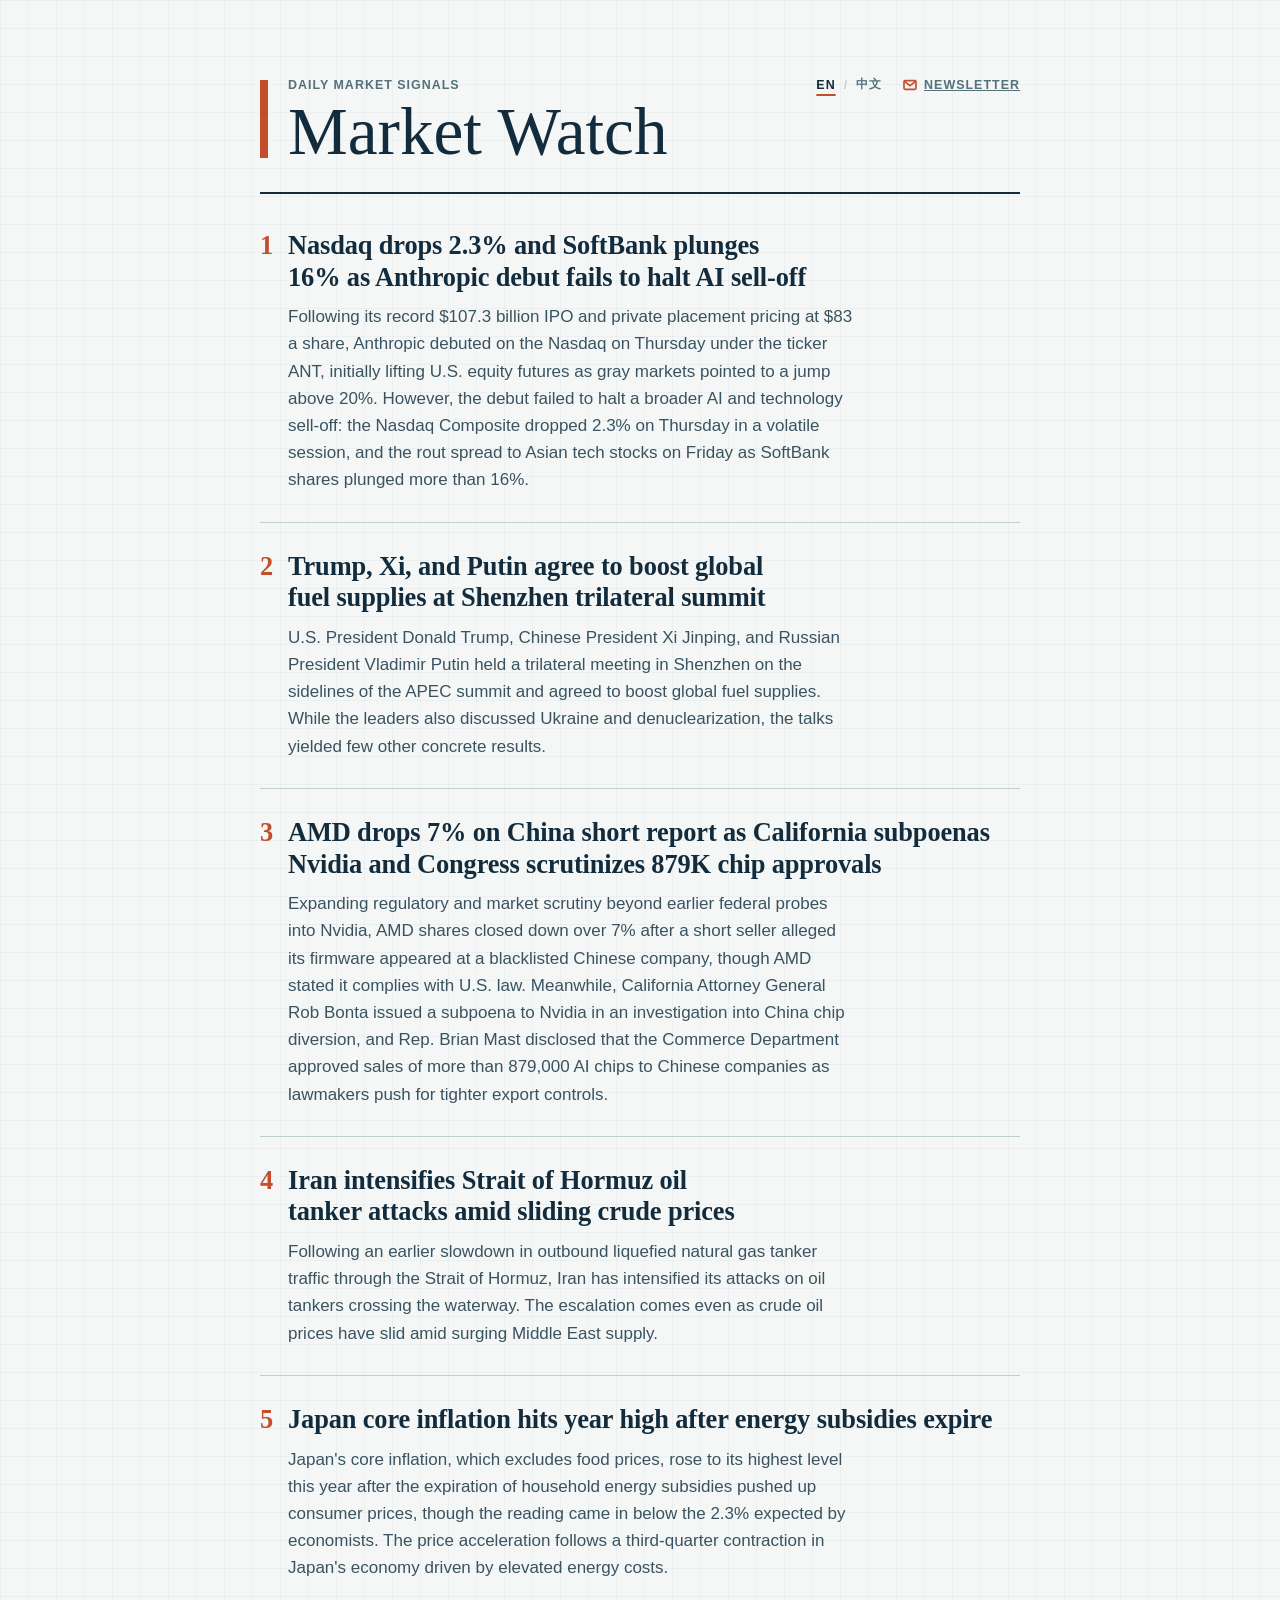
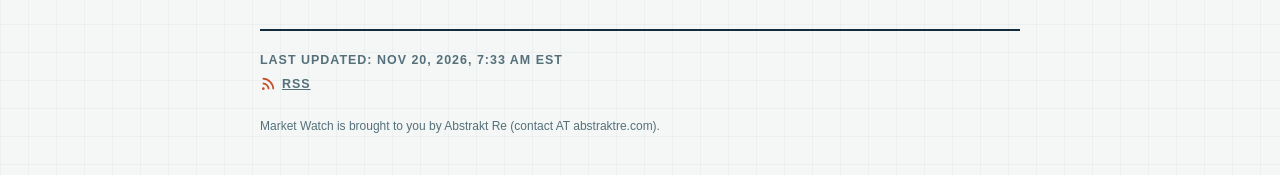
<file: index.html>
<!doctype html>
<html lang="en">
  <head>
    <meta charset="utf-8">
    <meta name="viewport" content="width=device-width, initial-scale=1">
    <meta name="description" content="What’s worth watching today: a brief on tech, business and the economy.">
    <meta name="theme-color" content="#f4f7f6">
    <title>Market Watch</title>
    <link rel="icon" href="https://avatars.githubusercontent.com/u/337943099?s=200&v=4">
    <link rel="alternate" type="application/rss+xml" title="Market Watch: daily market signals" href="feed.xml">
    <link rel="alternate" type="text/markdown" title="Today’s brief (markdown)" href="today.md">
    <link rel="alternate" hreflang="zh-Hans" href="?lang=zh">
    <link rel="describedby" href="llms.txt">
    <link rel="stylesheet" href="css/market-watch.css">
  </head>
  <body>
    <main class="page-shell">
      <header class="masthead">
        <div class="masthead-top">
          <p class="eyebrow" data-text="eyebrow">Daily market signals</p>
          <div class="masthead-links">
            <nav class="language-toggle" aria-label="Language">
              <a href="?lang=en" hreflang="en" lang="en" data-language="en">EN</a>
              <span aria-hidden="true">/</span>
              <a href="?lang=zh" hreflang="zh-Hans" lang="zh-Hans" data-language="zh">中文</a>
            </nav>
            <a class="newsletter-link" href="subscribe.html">
              <svg viewBox="0 0 24 24" width="16" height="16" aria-hidden="true" focusable="false">
                <rect x="3" y="5.5" width="18" height="13" rx="1.5" fill="none" stroke="currentColor" stroke-width="2.5"></rect>
                <path d="M4 7l8 6 8-6" fill="none" stroke="currentColor" stroke-width="2.5"></path>
              </svg>
              <span data-text="newsletter">Newsletter</span>
            </a>
          </div>
        </div>
        <h1>Market Watch</h1>
      </header>

      <section class="results" aria-label="Current market signals" data-label="results">
        <p id="language-note" class="language-note" hidden>今日中文版尚未更新，以下为英文原文。</p>
        <ul id="signal-list" class="signal-list" hidden></ul>
        <p id="empty-state" class="empty-state">No signals yet.</p>
      </section>

      <footer class="market-watch-footer">
        <p id="refresh-time" aria-live="polite">Last updated: not yet.</p>
        <p>
          <a class="rss-link" href="feed.xml">
            <svg viewBox="0 0 24 24" width="16" height="16" aria-hidden="true" focusable="false">
              <circle cx="5" cy="19" r="2" fill="currentColor"></circle>
              <path d="M4 11a9 9 0 0 1 9 9M4 4a16 16 0 0 1 16 16" fill="none" stroke="currentColor" stroke-width="2.5"></path>
            </svg>
            <span data-text="rss">RSS</span>
          </a>
        </p>
        <p class="footer-credit"><span data-text="credit">Market Watch is brought to you by Abstrakt Re</span> <span class="nowrap" data-text="contact">(contact AT abstraktre.com).</span><span id="translation-note" hidden>中文内容由 AI 从英文翻译，如有出入，以英文原文为准。</span></p>
      </footer>
    </main>

    <script>
      // The Chinese brief is an AI translation of the English one, published next to it
      // with the same generated_at. RSS, markdown and email stay English.
      const TEXT = {
        en: {
          eyebrow: "Daily market signals",
          newsletter: "Newsletter",
          rss: "RSS",
          credit: "Market Watch is brought to you by Abstrakt Re",
          contact: "(contact AT abstraktre.com).",
          results: "Current market signals",
          empty: "No signals yet.",
          unavailable: "Market signals are unavailable right now.",
          updated: "Last updated: ",
          notYet: "not yet.",
          updateUnavailable: "unavailable.",
        },
        // Brackets here are half-width "()". Full-width "（）" carry a blank half that Chrome
        // trims and Safari doesn't, so spacing around them differed between browsers.
        zh: {
          eyebrow: "每日市场信号",
          newsletter: "英文邮件订阅",
          rss: "RSS (英文)",
          credit: "Market Watch 由 Abstrakt Re 出品",
          contact: "(联系：contact AT abstraktre.com)。",
          results: "今日市场信号",
          empty: "暂无消息。",
          unavailable: "暂时无法加载。",
          updated: "最后更新：",
          notYet: "暂无。",
          updateUnavailable: "暂不可用。",
        },
      };
      const BRIEF_PATHS = { en: "data/market-watch.json", zh: "data/market-watch.zh.json" };
      const LANGUAGE_KEY = "market-watch-language";

      const language = chooseLanguage();
      const text = TEXT[language];
      const signalList = document.querySelector("#signal-list");
      const emptyState = document.querySelector("#empty-state");
      const refreshTime = document.querySelector("#refresh-time");
      const languageNote = document.querySelector("#language-note");

      // ?lang= in the URL wins and is remembered; otherwise use the saved choice, then English.
      function chooseLanguage() {
        const requested = new URLSearchParams(window.location.search).get("lang");
        if (Object.hasOwn(TEXT, requested)) {
          try {
            localStorage.setItem(LANGUAGE_KEY, requested);
          } catch {}
          return requested;
        }
        try {
          const saved = localStorage.getItem(LANGUAGE_KEY);
          if (Object.hasOwn(TEXT, saved)) {
            return saved;
          }
        } catch {}
        return "en";
      }

      function applyLanguage() {
        document.documentElement.lang = language === "zh" ? "zh-Hans" : "en";
        document.querySelectorAll("[data-text]").forEach((element) => {
          element.textContent = text[element.dataset.text];
        });
        document.querySelectorAll("[data-label]").forEach((element) => {
          element.setAttribute("aria-label", text[element.dataset.label]);
        });
        document.querySelectorAll("[data-language]").forEach((link) => {
          if (link.dataset.language === language) {
            link.setAttribute("aria-current", "true");
          }
        });
        document.querySelector("#translation-note").hidden = language !== "zh";
        emptyState.textContent = text.empty;
        refreshTime.textContent = text.updated + text.notYet;
      }

      function formatRefreshTime(value) {
        if (!value) {
          return text.updated + text.notYet;
        }
        const date = new Date(value);
        if (Number.isNaN(date.valueOf())) {
          return text.updated + text.updateUnavailable;
        }
        if (language === "zh") {
          return `${text.updated}${new Intl.DateTimeFormat("zh-CN", {
            year: "numeric",
            month: "long",
            day: "numeric",
            hour: "numeric",
            minute: "2-digit",
            hourCycle: "h23",
            timeZone: "America/New_York",
          }).format(date)} (美东时间)`;
        }
        return text.updated + new Intl.DateTimeFormat("en-US", {
          month: "short",
          day: "numeric",
          year: "numeric",
          hour: "numeric",
          minute: "2-digit",
          timeZone: "America/New_York",
          timeZoneName: "short",
        }).format(date);
      }

      function addSignal(signal) {
        if (
          !signal
          || !Number.isInteger(signal.rank)
          || signal.rank < 1
          || typeof signal.title !== "string"
          || typeof signal.thesis !== "string"
        ) {
          return false;
        }
        const title = signal.title.trim();
        const thesis = signal.thesis.trim();
        if (!title || !thesis) {
          return false;
        }

        const item = document.createElement("li");
        const rankMark = document.createElement("span");
        const body = document.createElement("div");
        const titleLine = document.createElement("p");
        const thesisLine = document.createElement("p");
        rankMark.className = "signal-rank";
        body.className = "signal-body";
        titleLine.className = "signal-title";
        thesisLine.className = "signal-thesis";
        rankMark.textContent = signal.rank;
        titleLine.textContent = title;
        thesisLine.textContent = thesis;
        body.append(titleLine, thesisLine);
        item.append(rankMark, body);
        signalList.append(item);
        return true;
      }

      async function fetchBrief(path) {
        const response = await fetch(path, { cache: "no-store" });
        if (!response.ok) {
          throw new Error("Market Watch data request failed.");
        }
        return response.json();
      }

      // The English brief is the source of truth. The Chinese brief is shown only when it
      // was translated from that same brief (same generated_at); otherwise show English.
      async function loadBrief() {
        const english = fetchBrief(BRIEF_PATHS.en);
        if (language !== "zh") {
          return { brief: await english, englishFallback: false };
        }
        const chinese = fetchBrief(BRIEF_PATHS.zh).catch(() => null);
        const [englishBrief, chineseBrief] = await Promise.all([english, chinese]);
        if (chineseBrief && chineseBrief.generated_at === englishBrief.generated_at) {
          return { brief: chineseBrief, englishFallback: false };
        }
        return { brief: englishBrief, englishFallback: true };
      }

      async function loadMarketWatch() {
        try {
          const { brief, englishFallback } = await loadBrief();
          const signals = Array.isArray(brief.signals) ? brief.signals.slice(0, 5) : [];
          const renderedCount = signals.reduce(
            (count, signal) => count + Number(addSignal(signal)),
            0,
          );
          if (englishFallback && renderedCount > 0) {
            signalList.lang = "en";
            languageNote.hidden = false;
          }
          signalList.hidden = renderedCount === 0;
          emptyState.hidden = renderedCount > 0;
          refreshTime.textContent = formatRefreshTime(brief.generated_at);
        } catch {
          emptyState.textContent = text.unavailable;
          signalList.hidden = true;
          refreshTime.textContent = text.updated + text.updateUnavailable;
        }
      }

      applyLanguage();
      loadMarketWatch();
    </script>
  </body>
</html>
</file>
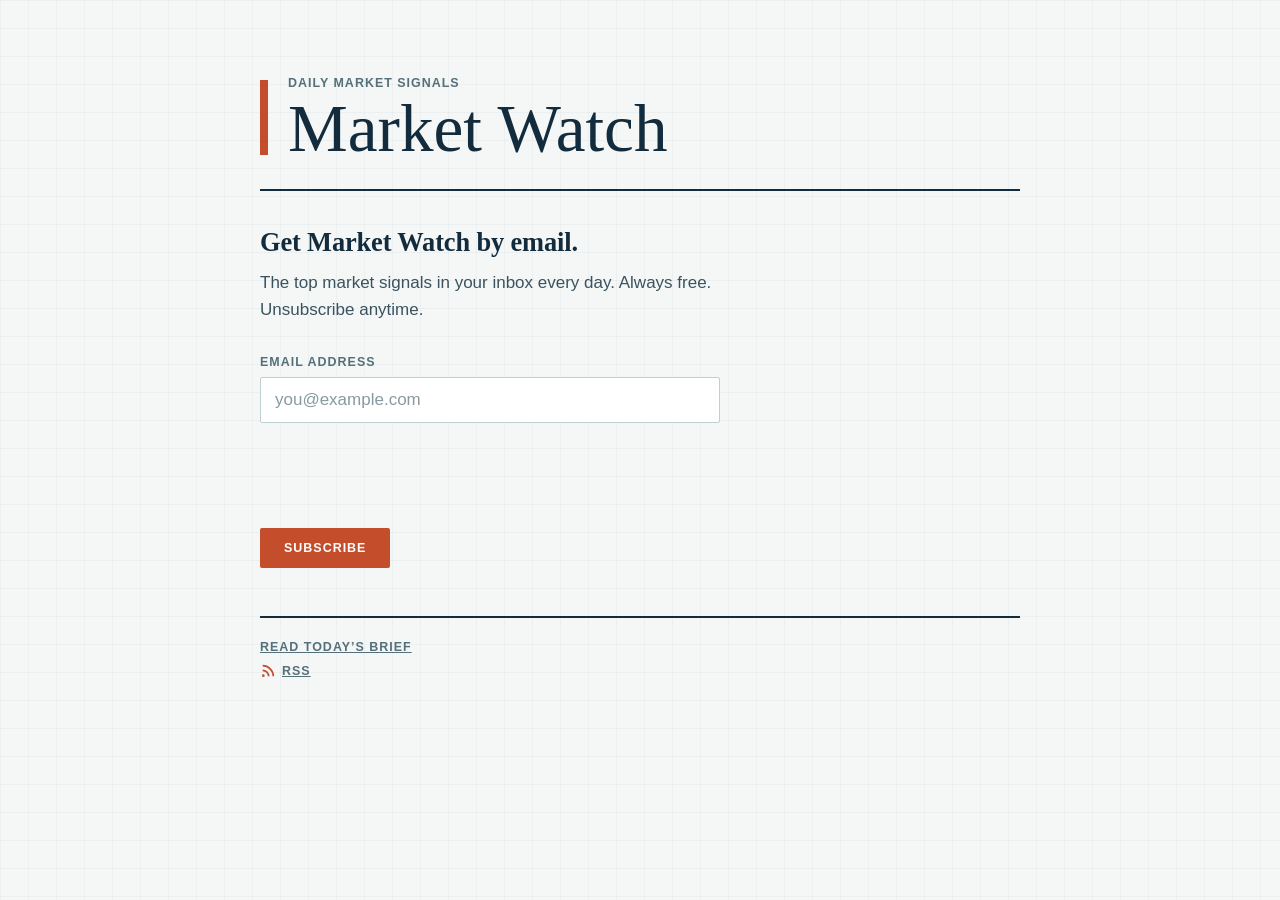
<file: subscribe.html>
<!doctype html>
<html lang="en">
  <head>
    <meta charset="utf-8">
    <meta name="viewport" content="width=device-width, initial-scale=1">
    <meta name="description" content="Get Market Watch by email: the top market signals, every morning.">
    <meta name="theme-color" content="#f4f7f6">
    <title>Subscribe · Market Watch</title>
    <link rel="icon" href="https://avatars.githubusercontent.com/u/337943099?s=200&v=4">
    <link rel="stylesheet" href="css/market-watch.css">
  </head>
  <body>
    <main class="page-shell">
      <header class="masthead">
        <p class="eyebrow">Daily market signals</p>
        <h1>Market Watch</h1>
      </header>

      <section class="results" aria-label="Email sign-up">
        <div class="subscribe-intro">
          <p class="signal-title">Get Market Watch by email.</p>
          <p class="signal-thesis">The top market signals in your inbox every day. Always free. Unsubscribe anytime.</p>
        </div>

        <!--
          Brevo sign-up form (list #3, double opt-in). The markup comes from Brevo's
          embed code, restyled with market-watch.css. Brevo's main.js finds the form by
          these ids and classes, so keep them when editing. The form sends sign-ups to
          sibforms.com in the background.
        -->
        <div class="sib-form">
          <div id="sib-form-container" class="sib-form-container">
            <div id="error-message" class="sib-form-message-panel" role="alert">
              <p class="sib-form-message-panel__inner-text">Your subscription could not be saved. Please try again.</p>
            </div>
            <div id="success-message" class="sib-form-message-panel" role="status">
              <p class="sib-form-message-panel__inner-text">Almost done. Check your inbox to confirm.</p>
            </div>

            <div id="sib-container">
              <form
                id="sib-form"
                class="subscribe-form"
                method="POST"
                action="https://a4130c57.sibforms.com/serve/[base64]"
                data-type="subscription"
              >
                <div class="sib-input sib-form-block">
                  <div class="form__entry">
                    <label class="subscribe-label" for="EMAIL">Email address</label>
                    <input
                      class="input subscribe-input"
                      type="email"
                      id="EMAIL"
                      name="EMAIL"
                      autocomplete="email"
                      placeholder="you@example.com"
                      data-required="true"
                      required
                      aria-describedby="EMAIL-error"
                    >
                    <p class="entry__error entry__error--primary" id="EMAIL-error" aria-live="polite"></p>
                  </div>
                </div>

                <div class="sib-captcha sib-form-block">
                  <div class="form__entry">
                    <script>
                      function handleCaptchaResponse() {
                        var event = new Event("captchaChange");
                        document.getElementById("sib-captcha").dispatchEvent(event);
                        window.grecaptcha = window.turnstile;
                      }
                    </script>
                    <div
                      class="cf-turnstile g-recaptcha subscribe-captcha"
                      id="sib-captcha"
                      data-sitekey="0x4AAAAAAFlmgeBA_Cqy--cj"
                      data-callback="handleCaptchaResponse"
                      data-language="en"
                      data-theme="light"
                    ></div>
                    <p class="entry__error entry__error--primary" aria-live="polite"></p>
                  </div>
                </div>

                <div class="sib-form-block">
                  <button class="sib-form-block__button sib-form-block__button-with-loader subscribe-button" form="sib-form" type="submit">
                    <svg class="subscribe-spinner sib-hide-loader-icon" viewBox="0 0 512 512" aria-hidden="true" focusable="false">
                      <path d="M460.116 373.846l-20.823-12.022c-5.541-3.199-7.54-10.159-4.663-15.874 30.137-59.886 28.343-131.652-5.386-189.946-33.641-58.394-94.896-95.833-161.827-99.676C261.028 55.961 256 50.751 256 44.352V20.309c0-6.904 5.808-12.337 12.703-11.982 83.556 4.306 160.163 50.864 202.11 123.677 42.063 72.696 44.079 162.316 6.031 236.832-3.14 6.148-10.75 8.461-16.728 5.01z"/>
                    </svg>
                    Subscribe
                  </button>
                </div>

                <input type="text" name="email_address_check" value="" class="input--hidden" tabindex="-1" autocomplete="off">
                <input type="hidden" name="locale" value="en">
              </form>
            </div>
          </div>
        </div>
      </section>

      <footer class="market-watch-footer">
        <p><a href="./">Read today’s brief</a></p>
        <p>
          <a class="rss-link" href="feed.xml">
            <svg viewBox="0 0 24 24" width="16" height="16" aria-hidden="true" focusable="false">
              <circle cx="5" cy="19" r="2" fill="currentColor"></circle>
              <path d="M4 11a9 9 0 0 1 9 9M4 4a16 16 0 0 1 16 16" fill="none" stroke="currentColor" stroke-width="2.5"></path>
            </svg>
            RSS
          </a>
        </p>
      </footer>
    </main>

    <script>
      window.REQUIRED_CODE_ERROR_MESSAGE = "Please choose a country code";
      window.LOCALE = "en";
      window.EMAIL_INVALID_MESSAGE = window.SMS_INVALID_MESSAGE = "That email address doesn’t look right. Please check it and try again.";
      window.REQUIRED_ERROR_MESSAGE = "This field cannot be left blank.";
      window.GENERIC_INVALID_MESSAGE = "The information provided is invalid. Please review the field format and try again.";
      window.INVALID_NUMBER = "The information provided is invalid. Please review the field format and try again.";
      window.INVALID_DATE = "Please enter a valid date";
      window.REQUIRED_MULTISELECT_MESSAGE = "Please select at least 1 option";
      window.translation = {
        common: {
          selectedList: "{quantity} list selected",
          selectedLists: "{quantity} lists selected",
          selectedOption: "{quantity} selected",
          selectedOptions: "{quantity} selected",
        },
      };
      // Hide the form once Brevo accepts a sign-up, leaving only the "check your inbox" message.
      var AUTOHIDE = Boolean(1);
    </script>
    <script defer src="https://sibforms.com/forms/end-form/build/main.js"></script>
    <script async defer src="https://challenges.cloudflare.com/turnstile/v0/api.js"></script>
  </body>
</html>
</file>
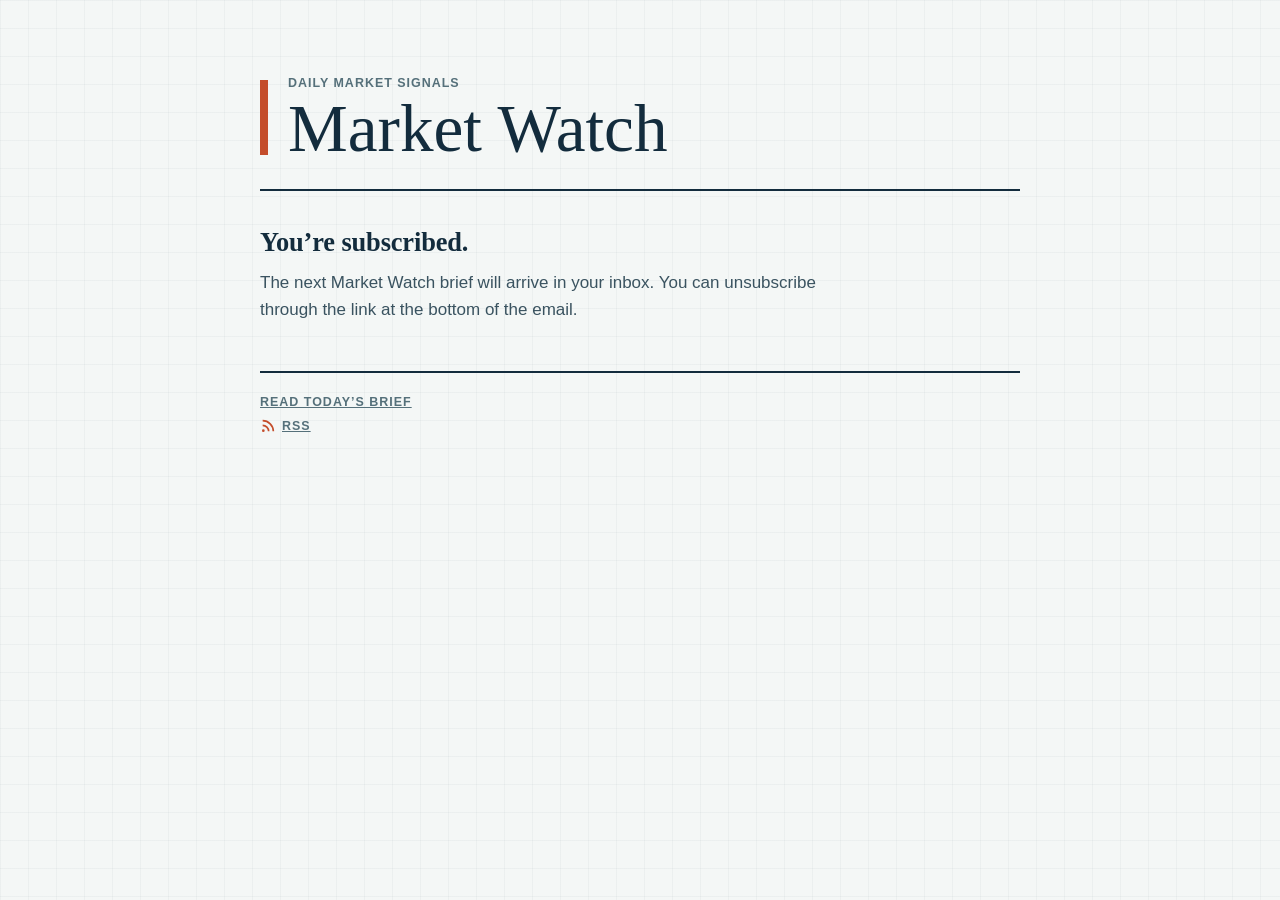
<file: subscribed.html>
<!doctype html>
<html lang="en">
  <head>
    <meta charset="utf-8">
    <meta name="viewport" content="width=device-width, initial-scale=1">
    <meta name="description" content="Your Market Watch email subscription is confirmed.">
    <meta name="robots" content="noindex">
    <meta name="theme-color" content="#f4f7f6">
    <title>Subscribed · Market Watch</title>
    <link rel="icon" href="https://avatars.githubusercontent.com/u/337943099?s=200&v=4">
    <link rel="stylesheet" href="css/market-watch.css">
  </head>
  <body>
    <main class="page-shell">
      <header class="masthead">
        <p class="eyebrow">Daily market signals</p>
        <h1>Market Watch</h1>
      </header>

      <section class="results" aria-label="Subscription confirmed">
        <p class="signal-title">You’re subscribed.</p>
        <p class="signal-thesis">The next Market Watch brief will arrive in your inbox. You can unsubscribe through the link at the bottom of the email.</p>
      </section>

      <footer class="market-watch-footer">
        <p><a href="./">Read today’s brief</a></p>
        <p>
          <a class="rss-link" href="feed.xml">
            <svg viewBox="0 0 24 24" width="16" height="16" aria-hidden="true" focusable="false">
              <circle cx="5" cy="19" r="2" fill="currentColor"></circle>
              <path d="M4 11a9 9 0 0 1 9 9M4 4a16 16 0 0 1 16 16" fill="none" stroke="currentColor" stroke-width="2.5"></path>
            </svg>
            RSS
          </a>
        </p>
      </footer>
    </main>
  </body>
</html>
</file>
<file: css/market-watch.css>
:root {
  --canvas: #f4f7f6;
  --ink: #132c3d;
  --muted: #55707a;
  --body: #3a5360;
  --line: #bdd0d2;
  --accent: #c44d2b;
  --accent-strong: #a63f22;
  --success: #2f6f5e;
  --surface: #ffffff;
  /* Chinese fonts follow the Latin ones, so Latin text keeps its look on the Chinese page. */
  --font-sans: "Avenir Next", "Segoe UI", "PingFang SC", "Hiragino Sans GB", "Microsoft YaHei", "Noto Sans CJK SC", "Noto Sans SC", sans-serif;
  --font-serif: "Iowan Old Style", "Palatino Linotype", Palatino, Georgia, "Songti SC", "Noto Serif CJK SC", "Noto Serif SC", "Source Han Serif SC", "Microsoft YaHei", serif;
}

* {
  box-sizing: border-box;
}

body {
  min-width: 320px;
  margin: 0;
  color: var(--ink);
  background-color: var(--canvas);
  background-image: linear-gradient(90deg, rgba(19, 44, 61, 0.035) 1px, transparent 1px), linear-gradient(rgba(19, 44, 61, 0.035) 1px, transparent 1px);
  background-size: 28px 28px;
  font-family: var(--font-sans);
}


.page-shell {
  width: min(100% - 32px, 760px);
  min-height: 100vh;
  margin: 0 auto;
  padding: 76px 0 40px;
}

.masthead {
  position: relative;
  padding: 0 0 28px 28px;
  border-bottom: 2px solid var(--ink);
}

.masthead::before {
  position: absolute;
  top: 4px;
  bottom: 34px;
  left: 0;
  width: 8px;
  content: "";
  background: var(--accent);
}

.masthead-top {
  display: flex;
  flex-wrap: wrap;
  align-items: center;
  justify-content: space-between;
  gap: 10px 16px;
}

.masthead-links {
  display: flex;
  align-items: center;
  gap: 20px;
  margin-left: auto;
}

.eyebrow,
.market-watch-footer p,
.language-toggle,
.newsletter-link {
  margin: 0;
  color: var(--muted);
  font-size: 0.78rem;
  font-weight: 700;
  letter-spacing: 0.08em;
  text-transform: uppercase;
}

h1,
p {
  margin-top: 0;
}

h1,
.signal-rank,
.signal-title {
  font-family: var(--font-serif);
}

h1 {
  margin: 7px 0 0;
  font-size: clamp(2.35rem, 8vw, 4.2rem);
  font-weight: 500;
  letter-spacing: 0;
  line-height: 0.95;
}

.results {
  padding: 36px 0 48px;
}

.signal-list {
  margin: 0;
  padding: 0;
  list-style: none;
}

.signal-list[hidden] {
  display: none;
}

.signal-list li {
  display: grid;
  grid-template-columns: 28px minmax(0, 1fr);
  padding: 28px 0;
}

.signal-list li:first-child {
  padding-top: 0;
}

.signal-list li:last-child {
  padding-bottom: 0;
}

.signal-list li + li {
  border-top: 1px solid var(--line);
}

.signal-rank,
.signal-title {
  font-size: clamp(1.35rem, 3.6vw, 1.65rem);
  line-height: 1.2;
}

.signal-rank {
  color: var(--accent);
  font-variant-numeric: lining-nums;
  font-weight: 600;
}

.signal-title {
  margin-bottom: 10px;
  font-weight: 600;
  letter-spacing: -0.005em;
  text-wrap: balance;
}

.signal-thesis {
  max-width: 60ch;
  margin: 0;
  color: var(--body);
  font-size: 1.0625rem;
  line-height: 1.6;
  text-wrap: pretty;
}

.empty-state {
  margin: 0;
  padding: 42px 0;
  color: var(--muted);
  font-family: var(--font-serif);
  font-size: 1.25rem;
  text-align: center;
}

.market-watch-footer {
  display: grid;
  gap: 9px;
  padding-top: 22px;
  border-top: 2px solid var(--ink);
}

.market-watch-footer a {
  color: inherit;
}

/* Matches the small print at the bottom of the Market Watch email. */
.market-watch-footer .footer-credit {
  margin-top: 13px;
  font-size: 0.75rem;
  font-weight: 400;
  letter-spacing: 0;
  line-height: 1.5;
  text-transform: none;
}

.nowrap {
  white-space: nowrap;
}

.rss-link,
.newsletter-link {
  display: inline-flex;
  align-items: center;
  gap: 6px;
  color: var(--muted);
}

.rss-link svg,
.newsletter-link svg {
  color: var(--accent);
}

.language-toggle {
  display: inline-flex;
  align-items: center;
  gap: 8px;
}

.language-toggle span {
  color: var(--line);
}

.language-toggle a {
  color: var(--muted);
  text-decoration: none;
}

.language-toggle a:hover {
  color: var(--ink);
}

.language-toggle a[aria-current] {
  color: var(--ink);
  text-decoration: underline;
  text-decoration-color: var(--accent);
  text-decoration-thickness: 2px;
  text-underline-offset: 5px;
}

/* Shown on the Chinese page when today's translation is not ready yet. */
.language-note {
  margin: 0 0 28px;
  padding: 12px 16px;
  border-left: 4px solid var(--line);
  color: var(--body);
  background: var(--surface);
  font-size: 0.9375rem;
  line-height: 1.5;
}

/* Subscribe page. Brevo's main.js toggles the sib-* classes below. */
.subscribe-intro {
  margin-bottom: 32px;
}

.subscribe-form {
  display: grid;
  gap: 20px;
  max-width: 460px;
}

.subscribe-label {
  display: block;
  margin-bottom: 8px;
  color: var(--muted);
  font-size: 0.78rem;
  font-weight: 700;
  letter-spacing: 0.08em;
  text-transform: uppercase;
}

.subscribe-input {
  width: 100%;
  padding: 12px 14px;
  border: 1px solid var(--line);
  border-radius: 2px;
  color: var(--ink);
  background: var(--surface);
  font: inherit;
  font-size: 1.0625rem;
}

.subscribe-input::placeholder {
  color: var(--muted);
  opacity: 0.7;
}

.subscribe-input:focus {
  border-color: var(--ink);
  outline: 2px solid var(--accent);
  outline-offset: 1px;
}

.entry_errored .subscribe-input {
  border-color: var(--accent-strong);
}

.entry__error {
  display: none;
  margin: 8px 0 0;
  color: var(--accent-strong);
  font-size: 0.9375rem;
  line-height: 1.4;
}

.subscribe-captcha {
  min-height: 65px;
}

.subscribe-button {
  display: inline-flex;
  align-items: center;
  gap: 8px;
  padding: 13px 24px;
  border: 0;
  border-radius: 2px;
  color: #fff;
  background: var(--accent);
  font: inherit;
  font-size: 0.78rem;
  font-weight: 700;
  letter-spacing: 0.08em;
  text-transform: uppercase;
  cursor: pointer;
}

.subscribe-button:hover {
  background: var(--accent-strong);
}

.subscribe-button:focus-visible {
  outline: 2px solid var(--ink);
  outline-offset: 2px;
}

.sib-form-block__button-disabled {
  cursor: progress;
  opacity: 0.7;
}

.subscribe-spinner {
  width: 16px;
  height: 16px;
  fill: currentColor;
  animation: subscribe-spin 1.1s linear infinite;
}

.sib-hide-loader-icon,
.input--hidden {
  display: none !important;
}

.sib-form-message-panel {
  display: none;
  max-width: 460px;
  margin: 0 0 28px;
  padding: 14px 18px;
  border-left: 4px solid var(--accent-strong);
  background: var(--surface);
}

.sib-form-message-panel--active {
  display: block;
}

#success-message {
  border-left-color: var(--success);
}

.sib-form-message-panel__inner-text {
  margin: 0;
  color: var(--ink);
  font-size: 1.0625rem;
  line-height: 1.5;
}

@keyframes subscribe-spin {
  to {
    transform: rotate(1turn);
  }
}

@media (prefers-reduced-motion: reduce) {
  .subscribe-spinner {
    animation: none;
  }
}

@media (max-width: 560px) {
  .page-shell {
    width: min(100% - 24px, 760px);
    padding-top: 48px;
  }

  .masthead {
    padding-left: 22px;
  }

  .masthead-top {
    row-gap: 16px;
  }

  .masthead::before {
    /* Start beside the eyebrow, below the 18px links row and 16px gap. */
    top: 38px;
    width: 6px;
  }

  /* On phones the links get their own row above the eyebrow, so the eyebrow stays right
     above the title and English and Chinese line up the same way. */
  .masthead-links {
    order: -1;
    width: 100%;
    justify-content: flex-end;
  }

  .results {
    padding: 32px 0 38px;
  }

  .signal-list li {
    grid-template-columns: 22px minmax(0, 1fr);
    padding: 24px 0;
  }

  .signal-thesis {
    font-size: 1rem;
  }
}
</file>
